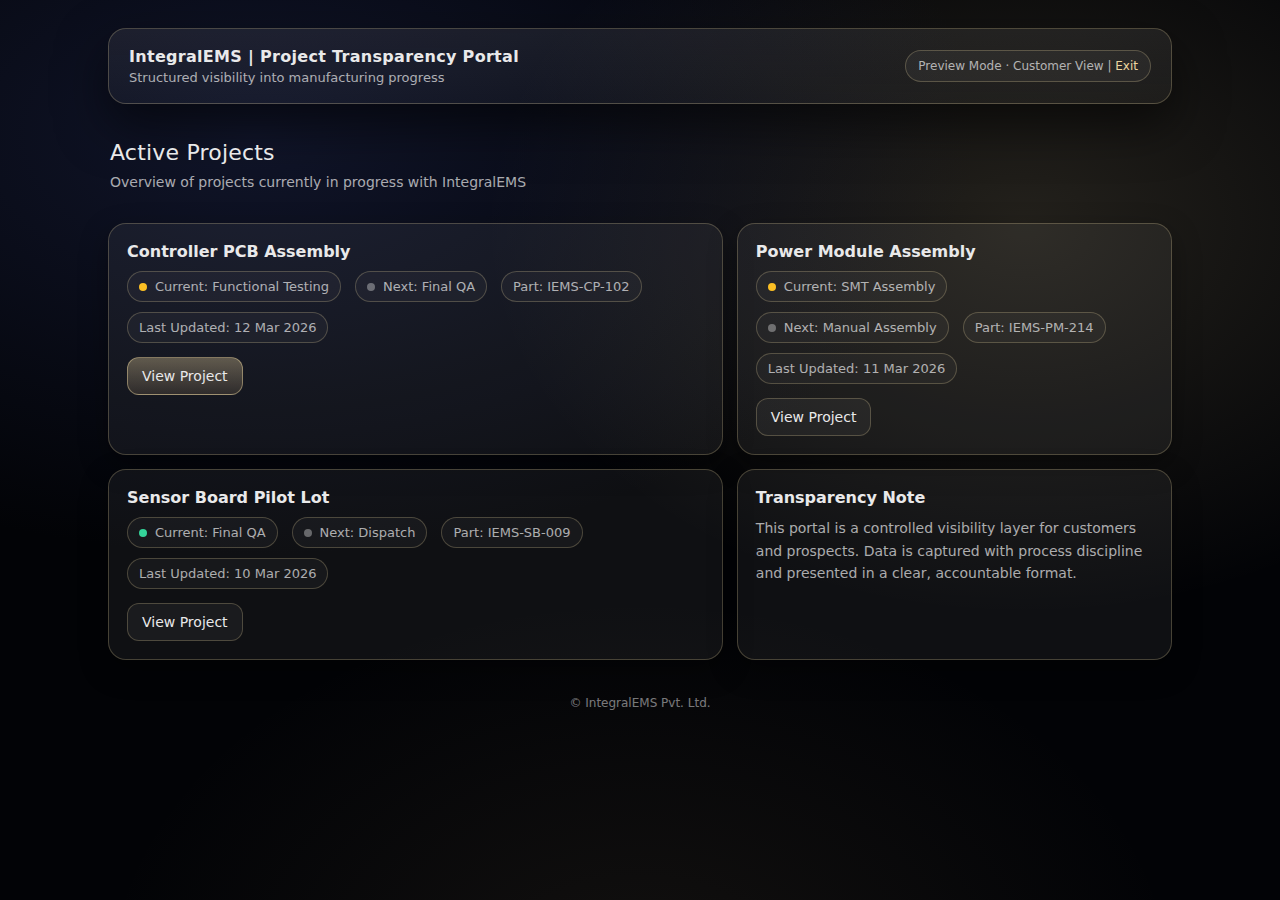
<file: index.html>
<!doctype html>
<html lang="en">
<head>
  <meta charset="utf-8" />
  <meta name="viewport" content="width=device-width, initial-scale=1" />
  <title>IntegralEMS | Project Transparency Portal</title>
  <link rel="stylesheet" href="styles.css" />
</head>
<body>
  <div class="container">
    <div class="header">
      <div class="brand">
        <div class="title">IntegralEMS | Project Transparency Portal</div>
        <div class="subtitle">Structured visibility into manufacturing progress</div>
      </div>
      <div class="userpill">
  Preview Mode · Customer View |
  <a href="login.html">Exit</a>
</div>
    </div>

    <div class="page">
      <div>
        <div class="h1">Active Projects</div>
        <div class="p">Overview of projects currently in progress with IntegralEMS</div>
      </div>

      <div class="grid">
        <!-- Project 1 -->
        <div class="card split left">
          <h3>Controller PCB Assembly</h3>
          <div class="meta">
            <span class="badge"><span class="dot warn"></span>Current: Functional Testing</span>
            <span class="badge"><span class="dot idle"></span>Next: Final QA</span>
            <span class="badge">Part: IEMS-CP-102</span>
            <span class="badge">Last Updated: 12 Mar 2026</span>
          </div>
          <div class="actions">
            <a class="btn primary" href="project.html">View Project</a>
          </div>
        </div>

        <!-- Project 2 -->
        <div class="card split right">
          <h3>Power Module Assembly</h3>
          <div class="meta">
            <span class="badge"><span class="dot warn"></span>Current: SMT Assembly</span>
            <span class="badge"><span class="dot idle"></span>Next: Manual Assembly</span>
            <span class="badge">Part: IEMS-PM-214</span>
            <span class="badge">Last Updated: 11 Mar 2026</span>
          </div>
          <div class="actions">
            <a class="btn" href="project.html">View Project</a>
          </div>
        </div>

        <!-- Project 3 -->
        <div class="card split left">
          <h3>Sensor Board Pilot Lot</h3>
          <div class="meta">
            <span class="badge"><span class="dot good"></span>Current: Final QA</span>
            <span class="badge"><span class="dot idle"></span>Next: Dispatch</span>
            <span class="badge">Part: IEMS-SB-009</span>
            <span class="badge">Last Updated: 10 Mar 2026</span>
          </div>
          <div class="actions">
            <a class="btn" href="project.html">View Project</a>
          </div>
        </div>

        <div class="card split right">
          <h3>Transparency Note</h3>
          <div class="p" style="margin:0">
            This portal is a controlled visibility layer for customers and prospects. Data is captured with process discipline and presented in a clear, accountable format.
          </div>
        </div>
      </div>

      <div class="footer">© IntegralEMS Pvt. Ltd.</div>
    </div>
  </div>
</body>
</html>
</file>
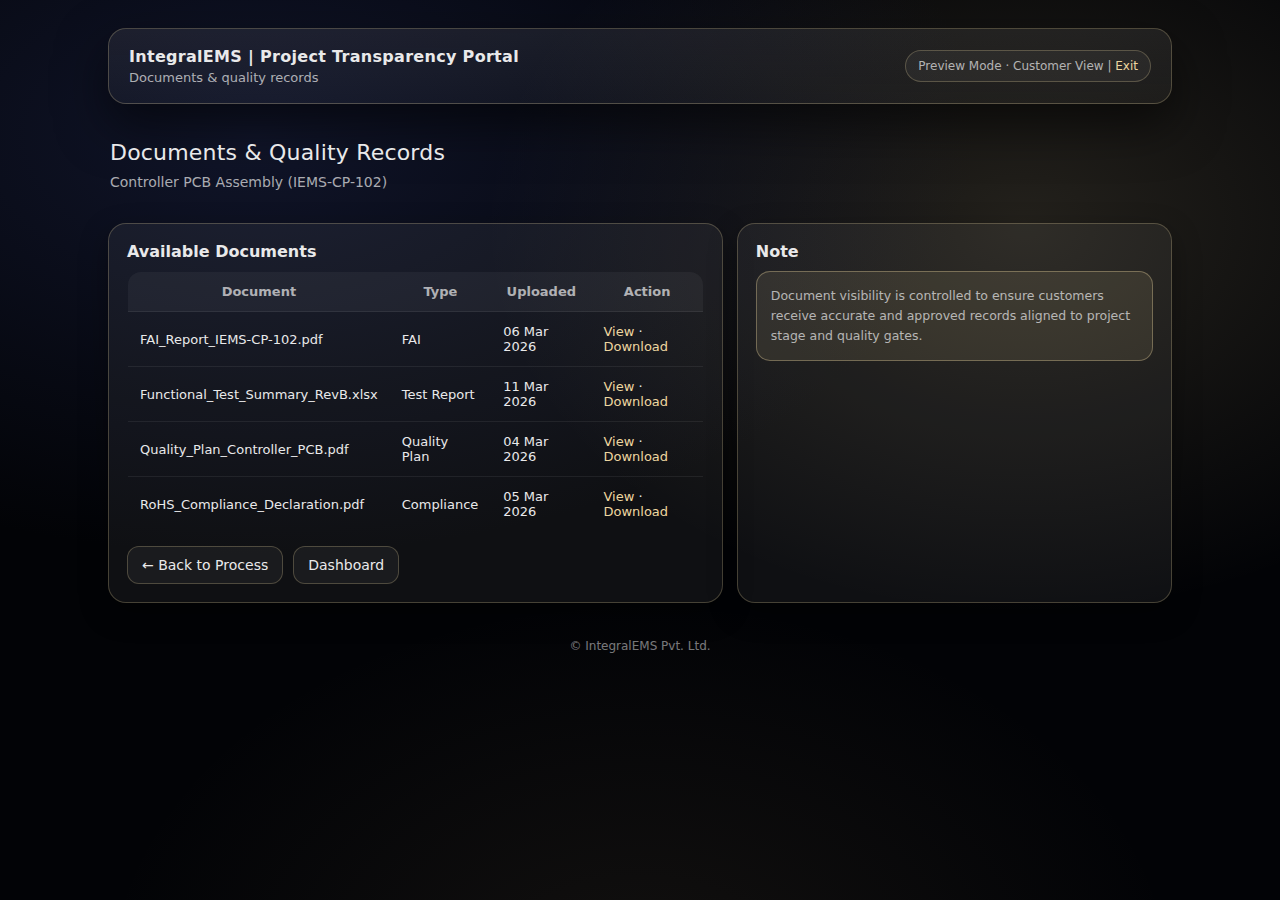
<file: documents.html>
<!doctype html>
<html lang="en">
<head>
  <meta charset="utf-8" />
  <meta name="viewport" content="width=device-width, initial-scale=1" />
  <title>Documents & Quality | IntegralEMS</title>
  <link rel="stylesheet" href="styles.css" />
</head>
<body>
  <div class="container">
    <div class="header">
      <div class="brand">
        <div class="title">IntegralEMS | Project Transparency Portal</div>
        <div class="subtitle">Documents & quality records</div>
      </div>
      <div class="userpill">
  Preview Mode · Customer View |
  <a href="login.html">Exit</a>
</div>
    </div>

    <div class="page">
      <div>
        <div class="h1">Documents & Quality Records</div>
        <div class="p">Controller PCB Assembly (IEMS-CP-102)</div>
      </div>

      <div class="grid">
        <div class="card split left">
          <h3>Available Documents</h3>

          <table class="table" aria-label="Documents">
            <thead>
              <tr>
                <th>Document</th>
                <th>Type</th>
                <th>Uploaded</th>
                <th>Action</th>
              </tr>
            </thead>
            <tbody>
              <tr>
                <td>FAI_Report_IEMS-CP-102.pdf</td>
                <td>FAI</td>
                <td>06 Mar 2026</td>
                <td><a href="#" onclick="return false;">View</a> · <a href="#" onclick="return false;">Download</a></td>
              </tr>
              <tr>
                <td>Functional_Test_Summary_RevB.xlsx</td>
                <td>Test Report</td>
                <td>11 Mar 2026</td>
                <td><a href="#" onclick="return false;">View</a> · <a href="#" onclick="return false;">Download</a></td>
              </tr>
              <tr>
                <td>Quality_Plan_Controller_PCB.pdf</td>
                <td>Quality Plan</td>
                <td>04 Mar 2026</td>
                <td><a href="#" onclick="return false;">View</a> · <a href="#" onclick="return false;">Download</a></td>
              </tr>
              <tr>
                <td>RoHS_Compliance_Declaration.pdf</td>
                <td>Compliance</td>
                <td>05 Mar 2026</td>
                <td><a href="#" onclick="return false;">View</a> · <a href="#" onclick="return false;">Download</a></td>
              </tr>
            </tbody>
          </table>

          <div class="actions">
            <a class="btn" href="process.html">← Back to Process</a>
            <a class="btn" href="index.html">Dashboard</a>
          </div>
        </div>

        <div class="card split right">
          <h3>Note</h3>
          <div class="notice">
            Document visibility is controlled to ensure customers receive accurate and approved records aligned to project stage and quality gates.
          </div>
        </div>
      </div>

      <div class="footer">© IntegralEMS Pvt. Ltd.</div>
    </div>
  </div>
</body>
</html>
</file>
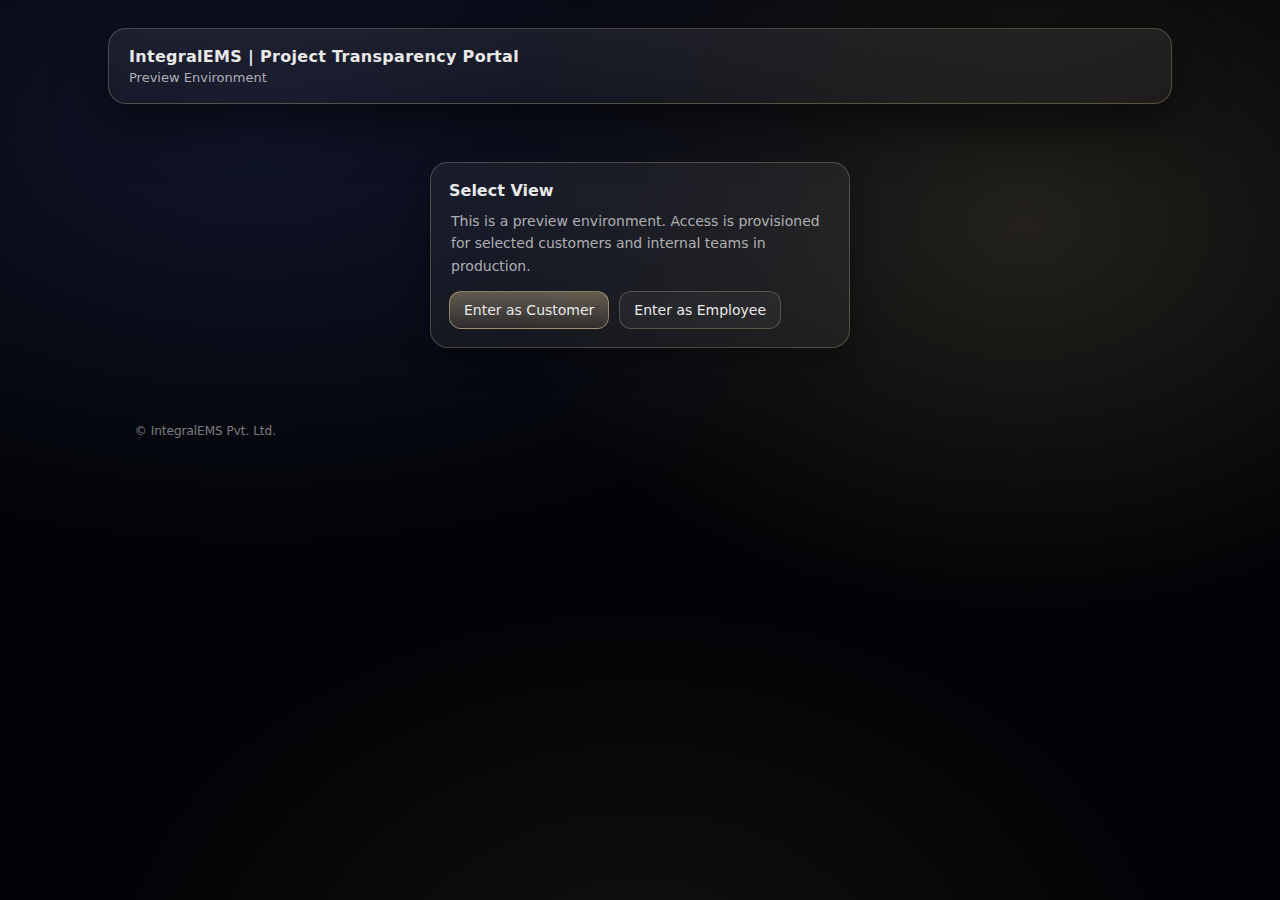
<file: login.html>
<!doctype html>
<html lang="en">
<head>
  <meta charset="utf-8" />
  <meta name="viewport" content="width=device-width, initial-scale=1" />
  <title>Login | IntegralEMS</title>
  <link rel="stylesheet" href="styles.css" />
</head>
<body>
  <div class="container">
    <div class="header">
      <div class="brand">
        <div class="title">IntegralEMS | Project Transparency Portal</div>
        <div class="subtitle">Preview Environment</div>
      </div>
    </div>

    <div class="page">
      <div class="card" style="max-width:420px; margin:40px auto;">
        <h3>Select View</h3>
        <p class="p">
          This is a preview environment. Access is provisioned for selected
          customers and internal teams in production.
        </p>

        <div class="actions">
          <a class="btn primary" href="index.html">Enter as Customer</a>
          <a class="btn" href="index.html">Enter as Employee</a>
        </div>
      </div>

      <div class="footer">© IntegralEMS Pvt. Ltd.</div>
    </div>
  </div>
</body>
</html>
</file>
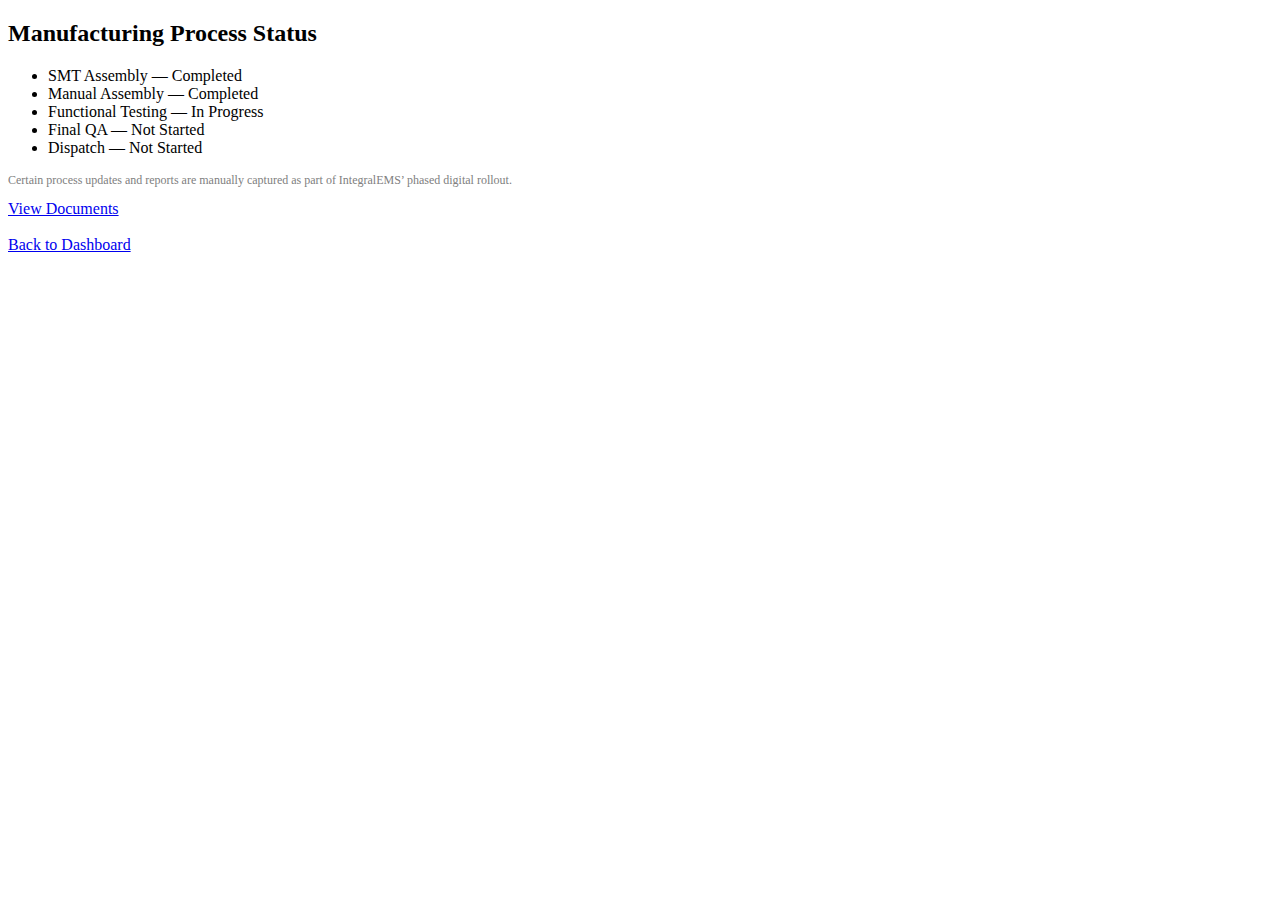
<file: process.html>
<!DOCTYPE html>
<html>
<head>
  <title>Process Flow</title>
</head>
<body>

<h2>Manufacturing Process Status</h2>

<ul>
  <li>SMT Assembly — Completed</li>
  <li>Manual Assembly — Completed</li>
  <li>Functional Testing — In Progress</li>
  <li>Final QA — Not Started</li>
  <li>Dispatch — Not Started</li>
</ul>

<p style="font-size: 12px; color: gray;">
Certain process updates and reports are manually captured as part of IntegralEMS’ phased digital rollout.
</p>

<a href="documents.html">View Documents</a><br><br>
<a href="index.html">Back to Dashboard</a>

</body>
</html>
</file>
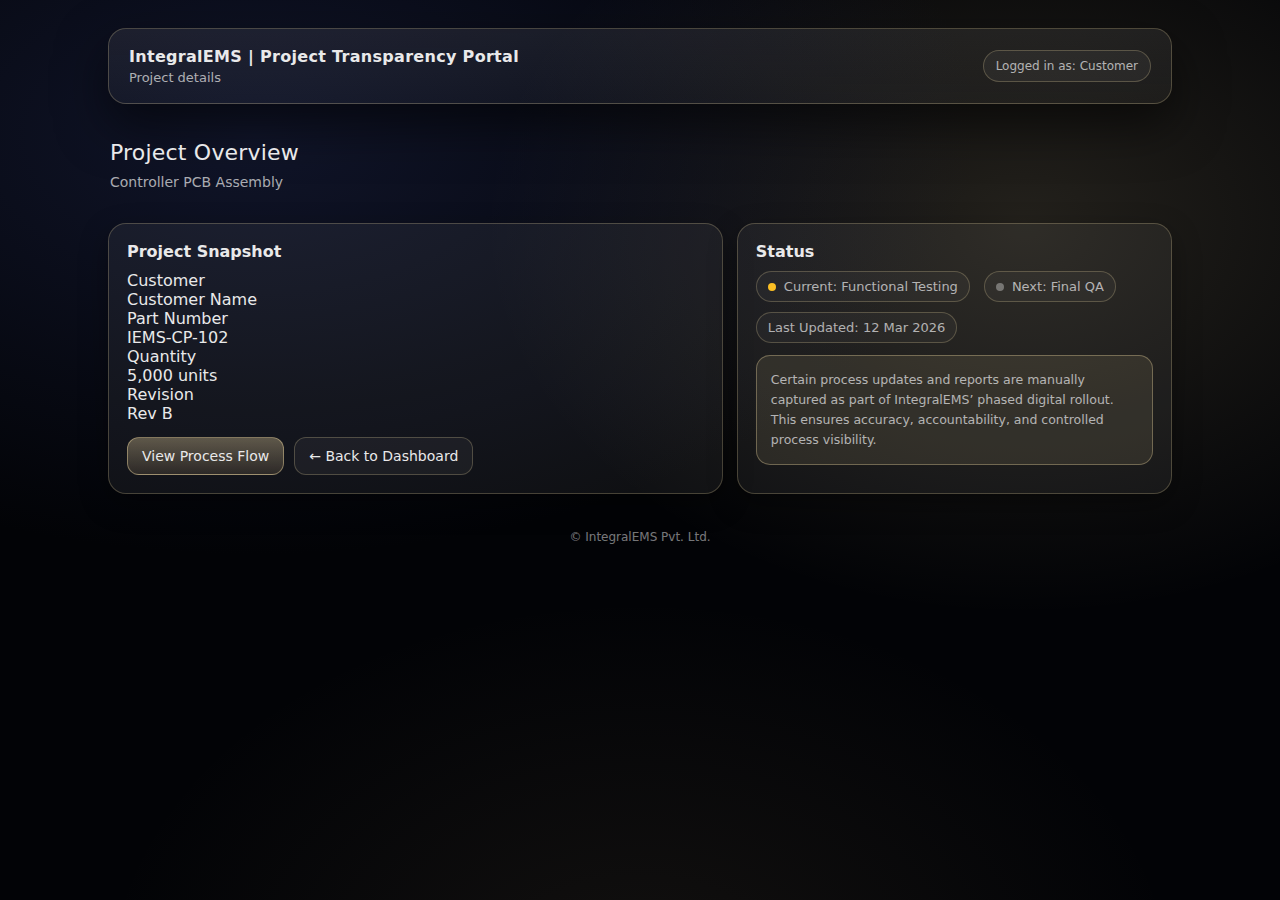
<file: project.html>
<!doctype html>
<html lang="en">
<head>
  <meta charset="utf-8" />
  <meta name="viewport" content="width=device-width, initial-scale=1" />
  <title>Project Overview | IntegralEMS</title>
  <link rel="stylesheet" href="styles.css" />
</head>
<body>
  <div class="container">
    <div class="header">
      <div class="brand">
        <div class="title">IntegralEMS | Project Transparency Portal</div>
        <div class="subtitle">Project details</div>
      </div>
      <div class="userpill">Logged in as: Customer</div>
    </div>

    <div class="page">
      <div>
        <div class="h1">Project Overview</div>
        <div class="p">Controller PCB Assembly</div>
      </div>

      <div class="grid">
        <div class="card split left">
          <h3>Project Snapshot</h3>

          <div class="kv">
            <div class="k">Customer</div><div class="v">Customer Name</div>
            <div class="k">Part Number</div><div class="v">IEMS-CP-102</div>
            <div class="k">Quantity</div><div class="v">5,000 units</div>
            <div class="k">Revision</div><div class="v">Rev B</div>
          </div>

          <div class="actions">
            <a class="btn primary" href="process.html">View Process Flow</a>
            <a class="btn" href="index.html">← Back to Dashboard</a>
          </div>
        </div>

        <div class="card split right">
          <h3>Status</h3>
          <div class="meta">
            <span class="badge"><span class="dot warn"></span>Current: Functional Testing</span>
            <span class="badge"><span class="dot idle"></span>Next: Final QA</span>
            <span class="badge">Last Updated: 12 Mar 2026</span>
          </div>

          <div class="notice" style="margin-top:12px;">
            Certain process updates and reports are manually captured as part of IntegralEMS’ phased digital rollout. This ensures accuracy, accountability, and controlled process visibility.
          </div>
        </div>
      </div>

      <div class="footer">© IntegralEMS Pvt. Ltd.</div>
    </div>
  </div>
</body>
</html>
</file>
<file: styles.css>
/* =========================================================
   IntegralEMS | Project Transparency Portal
   Brand-aligned, premium, calm, desktop-first
   ========================================================= */

/* -------- BRAND TOKENS (EDIT ONLY HERE IF NEEDED) -------- */
:root{
  /* Core brand colours (from logo) */
  --bg: #020306;              /* Deep Ink */
  --navy: #1C2346;            /* Primary Navy */
  --gold: #EDD6A0;            /* Champagne Gold */
  --bronze: #A88D66;          /* Bronze accent */
  --text: #E9E9EA;            /* Off-white */
  --muted: rgba(233,233,234,0.72);
  --muted-2: rgba(233,233,234,0.52);

  /* UI surfaces */
  --surface: rgba(233,233,234,0.06);
  --surface-hover: rgba(233,233,234,0.09);
  --border: rgba(237,214,160,0.25);

  /* Status colours */
  --good: #34d399;
  --warn: #fbbf24;
  --idle: rgba(233,233,234,0.38);

  /* Layout */
  --radius: 18px;
  --shadow: 0 20px 50px rgba(0,0,0,0.55);
}

/* -------- GLOBAL RESET -------- */
*{
  box-sizing: border-box;
}
html, body{
  height: 100%;
}
body{
  margin: 0;
  font-family: system-ui, -apple-system, Segoe UI, Roboto, Helvetica, Arial, sans-serif;
  color: var(--text);
  background:
    radial-gradient(1200px 700px at 20% 15%, rgba(28,35,70,0.55), transparent 60%),
    radial-gradient(900px 650px at 80% 25%, rgba(237,214,160,0.14), transparent 60%),
    radial-gradient(900px 650px at 50% 110%, rgba(168,141,102,0.10), transparent 60%),
    var(--bg);
}

/* -------- TYPOGRAPHY -------- */
.h1{
  font-size: 22px;
  margin: 18px 2px 6px;
  letter-spacing: 0.2px;
}
.p{
  margin: 0 2px 14px;
  color: var(--muted);
  font-size: 14px;
  line-height: 1.6;
}

/* -------- LINKS -------- */
a{
  color: var(--gold);
  text-decoration: none;
}
a:hover{
  text-decoration: underline;
}

/* -------- LAYOUT -------- */
.container{
  max-width: 1100px;
  margin: 0 auto;
  padding: 28px 18px 48px;
}

.page{
  margin-top: 18px;
  display: grid;
  gap: 16px;
}

.grid{
  display: grid;
  grid-template-columns: repeat(12, 1fr);
  gap: 14px;
}

/* -------- HEADER -------- */
.header{
  display: flex;
  justify-content: space-between;
  align-items: center;
  padding: 18px 20px;
  border-radius: var(--radius);
  background: linear-gradient(
    180deg,
    rgba(233,233,234,0.08),
    rgba(233,233,234,0.04)
  );
  border: 1px solid var(--border);
  box-shadow: var(--shadow);
}

.brand{
  display: flex;
  flex-direction: column;
  gap: 4px;
}
.brand .title{
  font-weight: 600;
  letter-spacing: 0.3px;
}
.brand .subtitle{
  font-size: 13px;
  color: var(--muted);
}

.userpill{
  font-size: 12px;
  padding: 8px 12px;
  border-radius: 999px;
  border: 1px solid var(--border);
  background: rgba(233,233,234,0.05);
  color: var(--muted);
}

/* -------- CARDS -------- */
.card{
  grid-column: span 12;
  padding: 18px;
  border-radius: var(--radius);
  background: var(--surface);
  border: 1px solid var(--border);
  box-shadow: 0 10px 28px rgba(0,0,0,0.35);
}
.card:hover{
  background: var(--surface-hover);
}

@media (min-width: 900px){
  .split.left{ grid-column: span 7; }
  .split.right{ grid-column: span 5; }
}

.card h3{
  margin: 0 0 10px;
  font-size: 16px;
}

/* -------- META / BADGES -------- */
.meta{
  display: flex;
  flex-wrap: wrap;
  gap: 10px 14px;
  font-size: 13px;
  color: var(--muted);
}

.badge{
  display: inline-flex;
  align-items: center;
  gap: 8px;
  padding: 7px 11px;
  border-radius: 999px;
  border: 1px solid var(--border);
  background: rgba(233,233,234,0.04);
}

.dot{
  width: 8px;
  height: 8px;
  border-radius: 50%;
}
.dot.good{ background: var(--good); }
.dot.warn{ background: var(--warn); }
.dot.idle{ background: var(--idle); }

/* -------- ACTIONS -------- */
.actions{
  display: flex;
  gap: 10px;
  margin-top: 14px;
  flex-wrap: wrap;
}

.btn{
  padding: 10px 14px;
  border-radius: 12px;
  border: 1px solid var(--border);
  background: rgba(233,233,234,0.05);
  color: var(--text);
  font-size: 14px;
}
.btn.primary{
  background: linear-gradient(
    180deg,
    rgba(237,214,160,0.35),
    rgba(168,141,102,0.18)
  );
  border-color: rgba(237,214,160,0.45);
}
.btn:hover{
  background: rgba(233,233,234,0.12);
}

/* -------- TABLES -------- */
.table{
  width: 100%;
  border-collapse: collapse;
  border-radius: 14px;
  overflow: hidden;
  border: 1px solid var(--border);
}
.table th,
.table td{
  padding: 12px;
  font-size: 13px;
  border-bottom: 1px solid rgba(233,233,234,0.08);
}
.table th{
  color: var(--muted);
  background: rgba(233,233,234,0.05);
}
.table tr:last-child td{
  border-bottom: none;
}

/* -------- NOTICES -------- */
.notice{
  font-size: 12.5px;
  color: var(--muted);
  padding: 14px;
  border-radius: 14px;
  border: 1px solid rgba(237,214,160,0.35);
  background: rgba(237,214,160,0.10);
  line-height: 1.6;
}

/* -------- FOOTER -------- */
.footer{
  margin-top: 20px;
  text-align: center;
  font-size: 12px;
  color: var(--muted-2);
}
</file>
